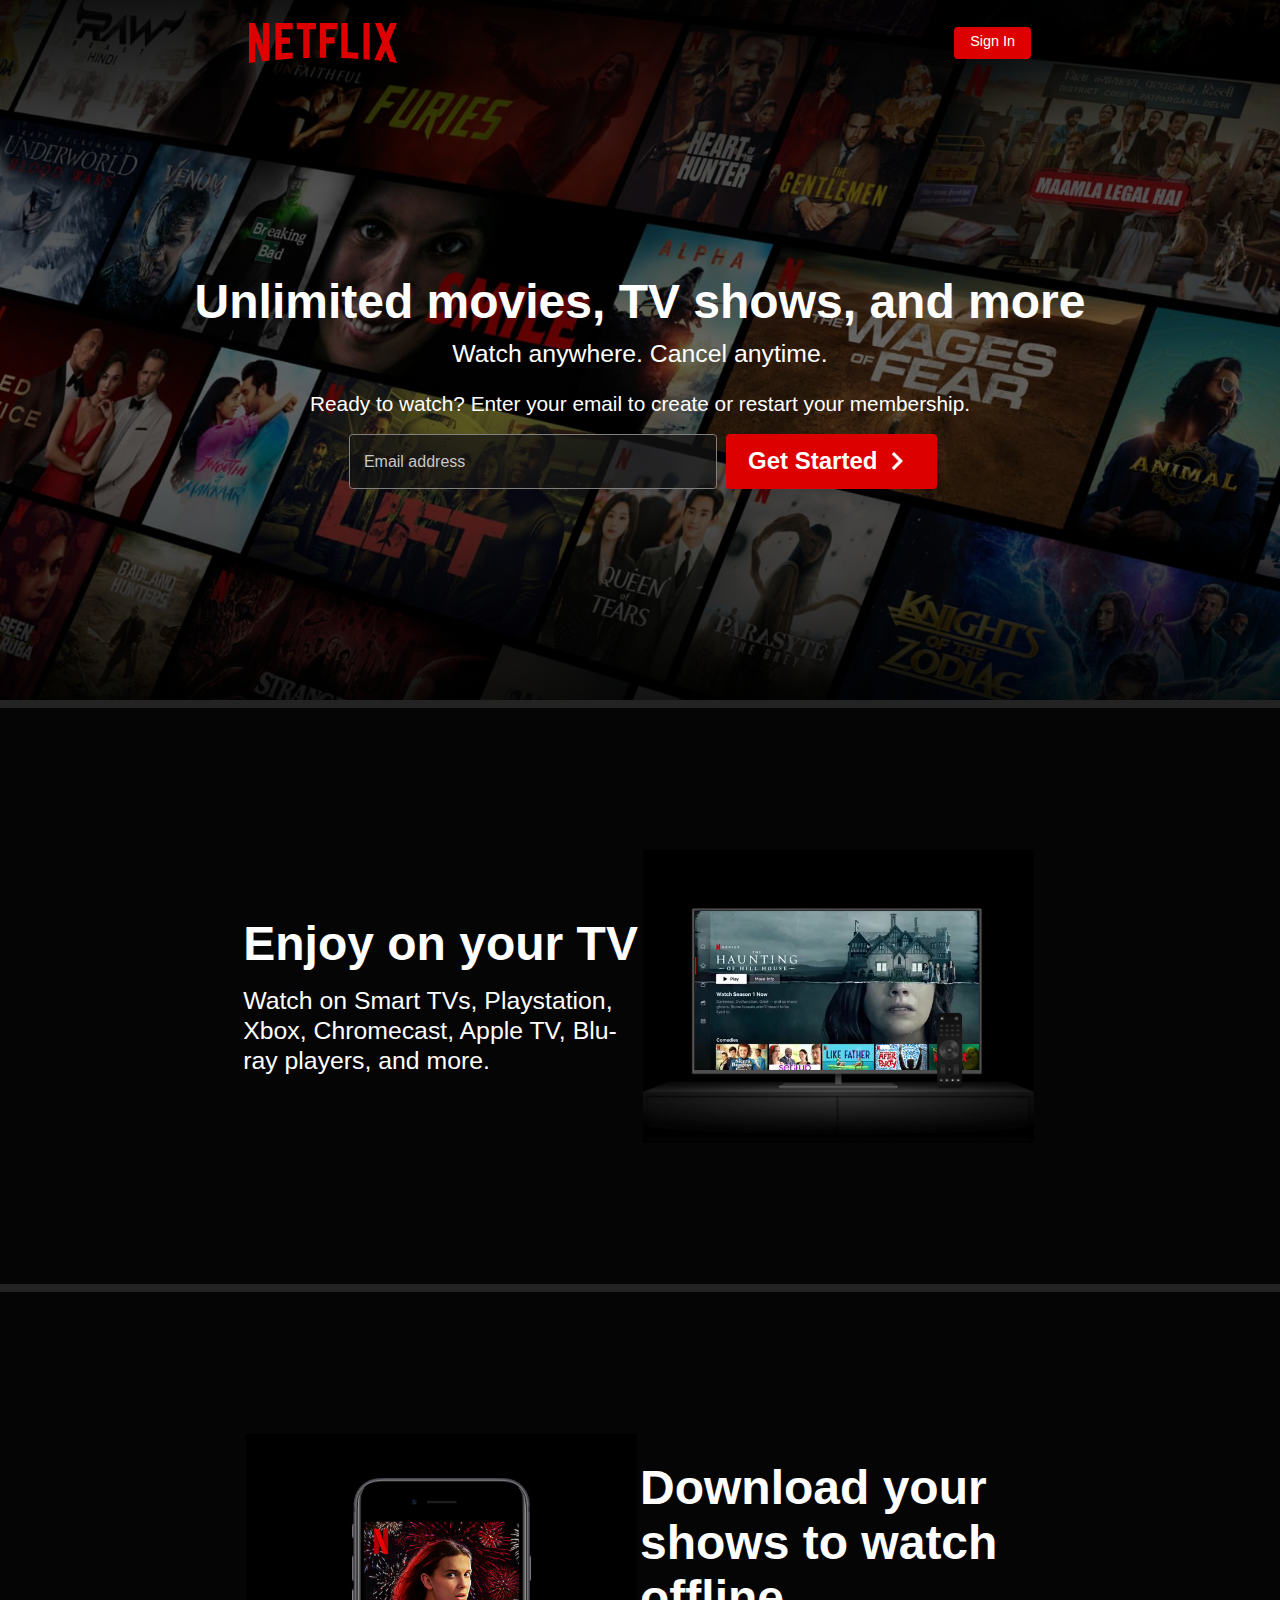
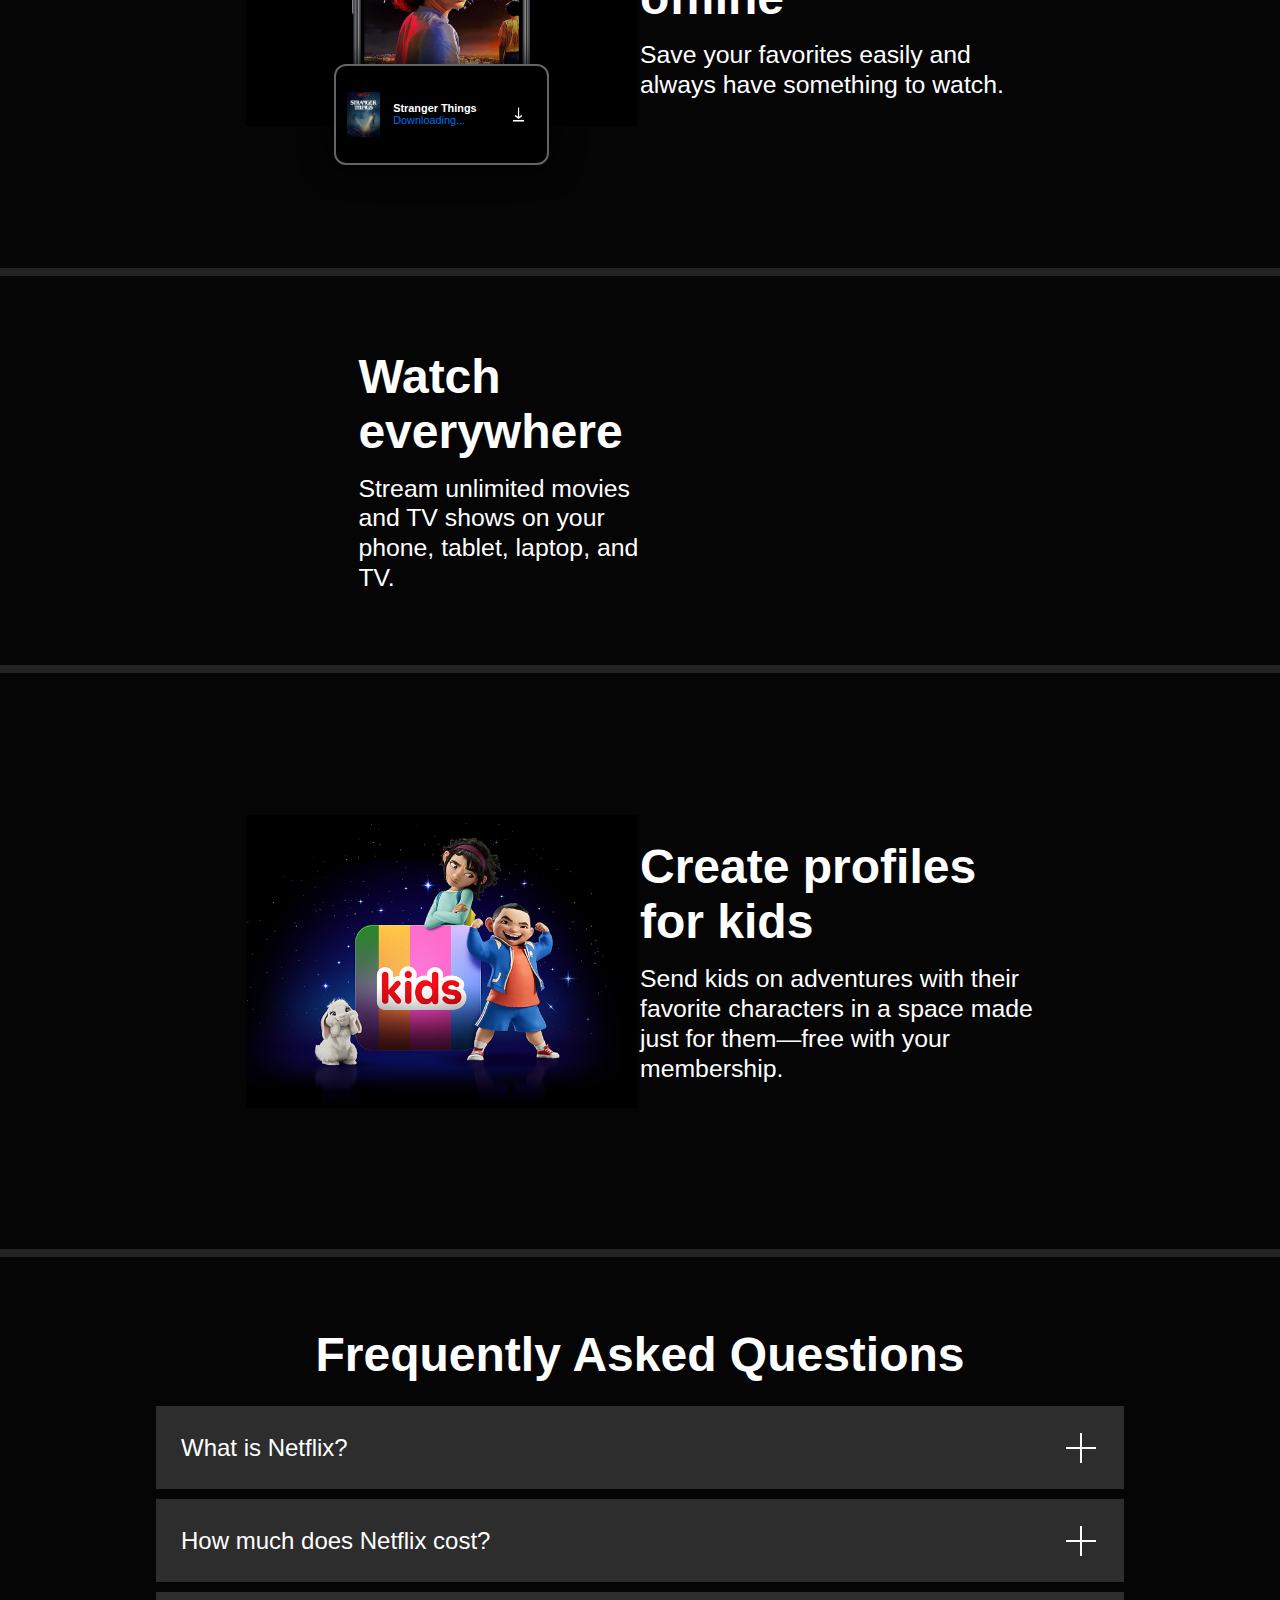
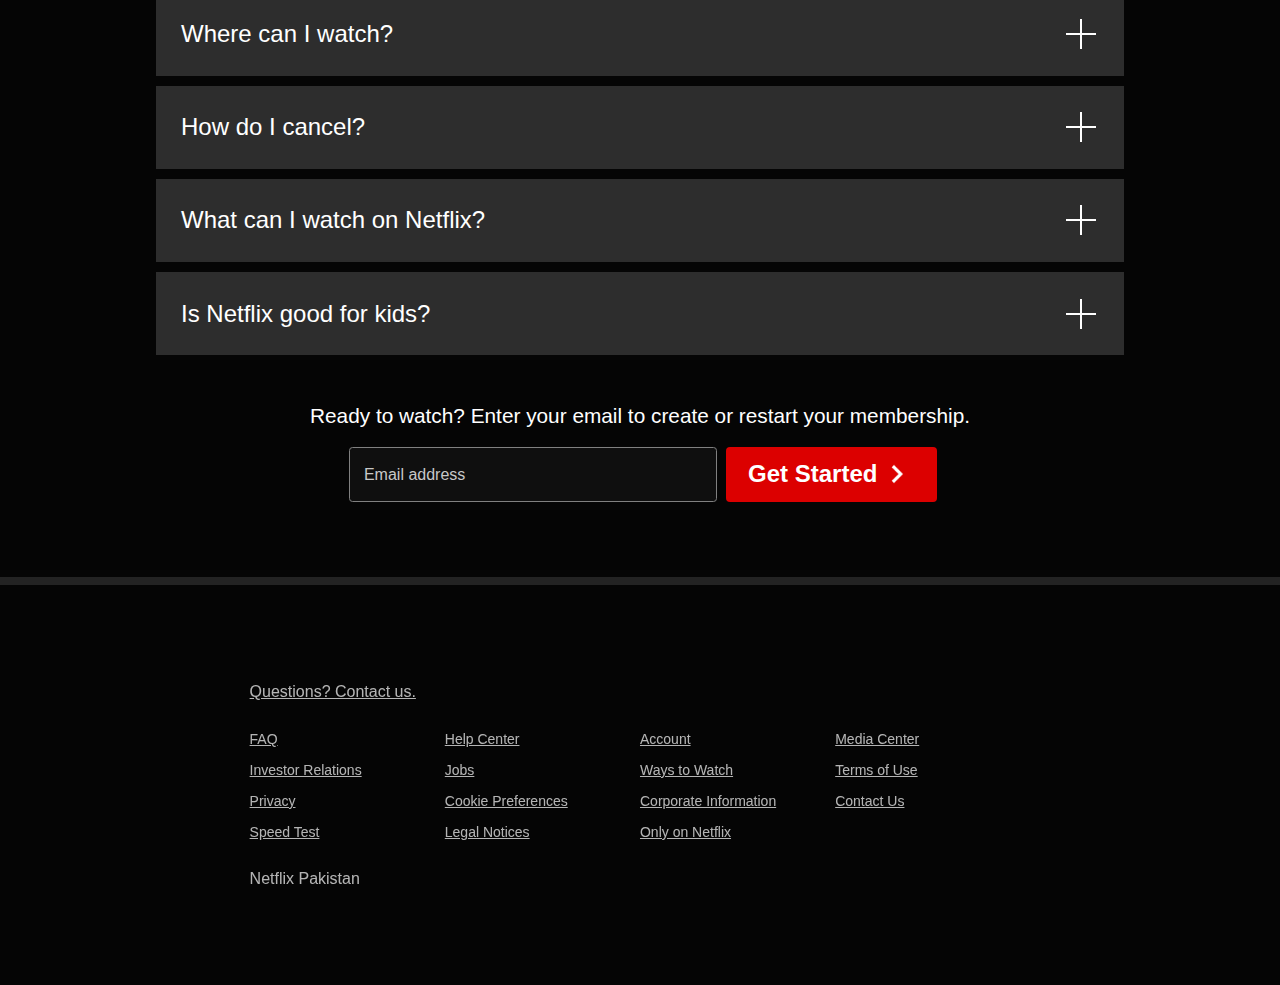
<file: Netflix Clone Website/index.html>
<!DOCTYPE html>
<html lang="en">
<head>
    <meta charset="UTF-8">
    <meta name="viewport" content="width=device-width, initial-scale=1.0">
    <title>Netflix - Watch TV Shows Online, Watch Movies Online</title>
    <link rel="stylesheet" href="style.css">
    <link rel="shortcut icon" href="assets/icons/fav-icon.ico" type="image/x-icon">
</head>
<body>
    <div id="home">
        <div class="filter"></div>
        <nav>
            <img src="assets/images/logo.svg" alt="Your internet connection is slow...">
            <button class="btn">Sign In</button>
        </nav>
        <main>
            <div class="home-container">
                <h1>Unlimited movies, TV shows, and more</h1>
                <p>Watch anywhere. Cancel anytime.</p>
                <h3>Ready to watch? Enter your email to create or restart your membership.</h3>
                <div class="home-box">
                    <label class="p" for="email">Email address</label>
                    <span class="mail-box">
                        <input type="email" name="Email" id="email">
                    </span>
                    <button class="btn">
                        <p>Get Started</p>
                        <img src="assets/icons/right-arrow-icon.png" alt="Your internet connection is slow...">
                    </button>
                </div>
            </div>
        </main>
    </div>

    <div id="separation"></div>
    
    <div id="first-container" class="container">
        <section class="text-half">
            <h2>
                Enjoy on your TV
            </h2>
            <p>
                Watch on Smart TVs, Playstation, Xbox, Chromecast, Apple TV, Blu-ray players, and more.
            </p>
        </section>
        <aside class="img-half">
            <img src="assets/images/tv.png" alt="Your internet connection is slow...">
            <video src="assets/videos/tv-video.mp4" autoplay loop></video>
        </aside>
    </div>

    <div id="separation"></div>
    
    <div id="second-container" class="container">
        <section class="img-half">
            <img src="assets/images/mobile.jpg" alt="Your internet connection is slow...">
            <div class="mobile-box">
                <div class="movie-box">
                    <img src="assets/images/boxshot.png" alt="Your internet connection is slow...">
                    <div>
                        <h4>Stranger Things</h4>
                        <p>Downloading...</p>
                    </div>
                </div>
                <img src="assets/gifs/download-icon.gif" alt="Your internet connection is slow...">
            </div>
        </section>
        <aside class="text-half">
            <h2>
                Download your shows to watch offline
            </h2>
            <p>
                Save your favorites easily and always have something to watch.
            </p> 
        </aside>
    </div>

    <div id="separation"></div>
    
    <div id="third-container" class="container">
        <section class="text-half">
            <h2>
                Watch everywhere
            </h2>
            <p>
                Stream unlimited movies and TV shows on your phone, tablet, laptop, and TV.
            </p>
        </section>
        <aside class="img-half">
        </aside>
    </div>

    <div id="separation"></div>

    <div id="fourth-container" class="container">
        <section class="img-half">
            <img src="assets/images/kids.png" alt="Your internet connection is slow...">
        </section>
        <aside class="text-half">
            <h2>
                Create profiles for kids
            </h2>
            <p>
                Send kids on adventures with their favorite characters in a space made just for them—free with your membership.
            </p>
        </aside>
    </div>

    <div id="separation"></div>

    <div id="FAQ">
        <h2>Frequently Asked Questions</h2>
        <div class="faq-box">
            <h3>What is Netflix?</h3>
            <img src="assets/icons/plus-icon.svg">
        </div>
        <div class="faq-box">
            <h3>How much does Netflix cost?</h3>
            <img src="assets/icons/plus-icon.svg">
        </div>
        <div class="faq-box">
            <h3>Where can I watch?</h3>
            <img src="assets/icons/plus-icon.svg">
        </div>
        <div class="faq-box">
            <h3>How do I cancel?</h3>
            <img src="assets/icons/plus-icon.svg">
        </div>
        <div class="faq-box">
            <h3>What can I watch on Netflix?</h3>
            <img src="assets/icons/plus-icon.svg">
        </div>
        <div class="faq-box">
            <h3>Is Netflix good for kids?</h3>
            <img src="assets/icons/plus-icon.svg">
        </div>
        <h3>Ready to watch? Enter your email to create or restart your membership.</h3>
        <div class="home-box">
            <label class="p" for="email-1">Email address</label>
            <span class="mail-box">
                <input type="email" name="Email-1" id="email-1">
            </span>
            <button class="btn">
                <p>Get Started</p>
                <img src="assets/icons/right-arrow-icon.png" alt="Your internet connection is slow...">
            </button>
        </div>
    </div>
    
    <div id="separation"></div>

    <footer>
        <div class="footer">
            <a href="https://help.netflix.com/en/contactus">Questions? Contact us.</a>
            <div class="footer-list">
                <a href="https://help.netflix.com/en/node/412">FAQ</a>
                <a href="https://help.netflix.com/en/">Help Center</a>
                <a href="https://www.netflix.com/login?nextpage=https%3A%2F%2Fwww.netflix.com%2Fyouraccount">Account</a>
                <a href="https://media.netflix.com/en/">Media Center</a>
                <a href="https://ir.netflix.net/ir-overview/profile/default.aspx">Investor Relations</a>
                <a href="https://jobs.netflix.com/">Jobs</a>
                <a href="https://help.netflix.com/en/node/14361">Ways to Watch</a>
                <a href="https://help.netflix.com/legal/termsofuse">Terms of Use</a>
                <a href="https://help.netflix.com/legal/privacy">Privacy</a>
                <a href="#">Cookie Preferences</a>
                <a href="https://help.netflix.com/en/node/134094">Corporate Information</a>
                <a href="https://help.netflix.com/en/contactus">Contact Us</a>
                <a href="https://fast.com/">Speed Test</a>
                <a href="https://help.netflix.com/legal/notices">Legal Notices</a>
                <a href="https://www.netflix.com/pk/browse/genre/839338">Only on Netflix</a>
            </div>
            <span>Netflix Pakistan</span>
        </div>
    </footer>
</body>
</html>
</file>
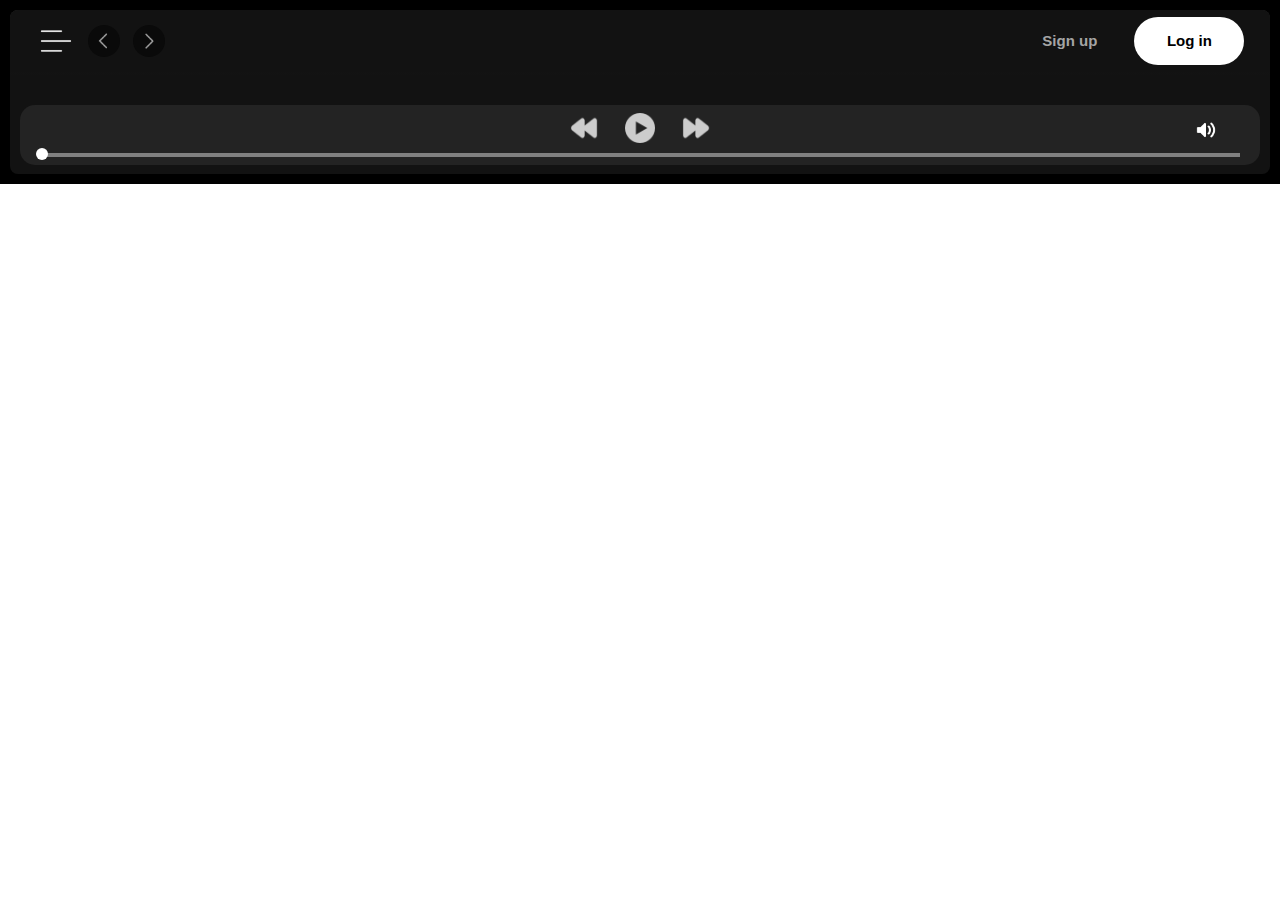
<file: Spotify Music Player Clone Website/HTML/index.html>
<!DOCTYPE html>
<html lang="en">
<head>
    <meta charset="UTF-8">
    <meta name="viewport" content="width=device-width, initial-scale=1.0">
    <title>Spotify - Web Player: Music for everyone</title>
    <link rel="stylesheet" href="../CSS/style.css">
    <link rel="stylesheet" href="../CSS/utility.css">
    <link rel="shortcut icon" href="../Assets/favicon.ico" type="image/x-icon">
</head>
<body>
    <div class="container flex bg-black">
        
        <div class="left-side">

            <div class="main bg-gray m-1 rounded f-3 f-w">

                <div class="semi-main flex justify-space-between align-center">
                    <img class="invert c-p" style="width: 80px;" src="../Assets/spotify.svg" alt="spotify">
                    <img class="close c-p" style="width: 15px;" src="../Assets/close.png" alt="close">
                </div>

                <ul class="flex column g-1">
                    <li class="flex align-center g-2 c-p"><img class="invert" src="../Assets/home.svg" alt="home">Home</li>
                    <li class="flex align-center g-2 c-p"><img class="invert" src="../Assets/search.svg" alt="search">Search</li>
                </ul>

            </div>

            <div class="library bg-gray m-1 rounded flex column justify-space-between">

                <div class="heading flex justify-space-between">

                    <button class="flex align-center g-3 c-light-white f-3 f-w c-p">
                        <img class="invert" src="../Assets/library.svg" alt="library">
                        <span>Your Library</span>
                    </button>

                    <img class="invert c-p" src="../Assets/plus.svg" alt="plus">
                    
                </div>

                <div class="song-list">
                    <ul class="flex column g-4">
                    </ul>
                </div>

                <div class="footer f-1">

                    <div class="flex g-1 m-2">
                        <a class="c-light-white t-decoration-non" href="https://www.spotify.com/jp/legal/"><span>Legal</span></a>
                        <a class="c-light-white t-decoration-non" href="https://www.spotify.com/jp/privacy/"><span>Safety & Privacy Center</span></a>
                    </div>

                    <div class="flex g-1 m-2">
                        <a class="c-light-white t-decoration-non" href="https://www.spotify.com/jp/legal/privacy-policy/"><span>Privacy Policy</span></a>
                        <a class="c-light-white t-decoration-non" href="https://www.spotify.com/jp/legal/cookies-policy/"><span>Cookies</span></a>
                        <a class="c-light-white t-decoration-non" href="https://www.spotify.com/jp/legal/privacy-policy/#s3"><span>About Ads</span></a>
                    </div>

                    <div class="flex m-2">
                        <a class="c-light-white t-decoration-non" href="https://www.spotify.com/jp/accessibility/"><span>Accessibility</span></a>
                    </div>

                    <a class="c-light-white t-decoration-non" href="https://www.spotify.com/legal/cookies-policy/" target="_blank"><span>Cookies</span></a>

                </div>

            </div>

        </div>
    
        <div class="right-side rounded flex column align-center">

            <div class="header flex justify-space-between bg-gray p-2">

                <div class="nav flex align-center g-3">
                    <img class="hamburger c-p" src="../Assets/interface.png" alt="interface">
                    <img class="left-right rounded-1 p-5 c-p" src="../Assets/left-arrow.png" alt="left-arrow">
                    <img class="left-right rounded-1 p-6 c-p" src="../Assets/right-arrow.png" alt="right-arrow">
                </div>

                <div class="buttons flex align-center g-4">
                    <button class="btn rounded-1 c-light-white bg-trans f-3 f-w c-p">Sign up</button>
                    <button class="btn rounded-1 f-3 f-w c-p">Log in</button>
                </div>

            </div>

            <div class="playlists p-3 flex column">
            </div>

            <div class="playbar flex column justify-center align-center g-4 m-1">

                <div class="song-info flex justify-space-between">

                    <div class="song-name"></div>

                    <div class="volume-time flex justify-center align-center">

                        <div class="volume flex align-center g-5">
                            <img class="c-p" src="../Assets/volume-up.png" alt="volume">
                            <input class="range c-p" type="range" name="range" id="" value="100">
                        </div>

                        <div class="song-time"></div>
                    </div>

                </div>

                <div class="song-btns flex justify-center align-center g-1">

                    <img id="previous" class="c-p" src="../Assets/previous.png" alt="previous">
                    <img id="play" class="c-p" src="../Assets/play.png" alt="play">
                    <img id="next" class="c-p" src="../Assets/next.png" alt="next">

                </div>

                <div class="seek-bar c-p">
                    <div class="circle rounded-1"></div>
                </div>

            </div>

        </div>

    </div>

    <script src="../JS/script.js"></script>
</body>
</html>
</file>
<file: Netflix Clone Website/style.css>
*{
    padding: 0;
    margin: 0;
    box-sizing: border-box;
}

:root{
    --primary-color: rgb(220, 0, 0);
    --hovered-color: rgb(190, 0, 0);
    --activated-color: rgb(160, 0, 0);
    --secondary-color: rgb(255, 255, 255);
    --primary-font:  "Helvetica Neue", "Segoe UI", Roboto, Ubuntu, sans-serif;
}

/*                                           Home                                           */

#home{
    background-image: url(assets/images/background-2.jpg);
    background-size: max(1000px, 125%);
    background-repeat: no-repeat;
    background-position: 50% 63.8%;
    height: 43.75em;
    width: 100%;
    display: flex;
    flex-direction: column;
    align-items: center;
    position: relative;
    gap: 20.85vh;
}

#home .filter{
    height: 43.75em;
    width: 100%;
    background: linear-gradient(0deg, rgba(0,0,0,1) 0%, rgba(0,0,0,0.6502976190476191) 25%, rgba(0,0,0,0.4962359943977591) 50%, rgba(0,0,0,0.6530987394957983) 75%, rgba(0,0,0,1) 100%);
    opacity: 0.9;
    position: absolute;
    top: 0;
}

#home nav{
    height: 9.6vh;
    width: 61.1vw;
    display: flex;
    justify-content: space-between;
    align-items: center;
    position: relative;
}

nav img{
    width: 148px;
    filter: invert(14%) sepia(84%) saturate(5721%) hue-rotate(5deg) brightness(83%) contrast(120%);
}

nav button{
    width: 77px;
    height: 32.4px;
    font-size: 0.9em;
    font-weight: 500;
    padding-bottom: 4px;
}

.btn{
    background-color: var(--primary-color);
    color: var(--secondary-color);
    font-family: var(--primary-font);
    border: none;
    border-radius: 4px;
}

.btn:hover{
    background-color: var(--hovered-color);
    cursor: pointer;
    transition: 0.3s;
}

.btn:active{
    background-color: var(--activated-color);
}

.home-container{
    position: relative;
    color: var(--secondary-color);
    font-family: var(--primary-font);
    display: flex;
    flex-direction: column;
    justify-content: center;
    align-items: center;
    gap: 10.5px;
}

.home-container h1{
    font-family: var(--primary-font);                      
    font-weight: 900;
    font-size: 3em;
    text-align: center;
}

.home-container p{
    font-size: 1.55em;
    font-weight: 400;
    text-align: center;
}

.home-container h3{
    font-size: 1.3em;
    font-weight: 400;
    margin-top: 13.5px;
    margin-bottom: 16px;
    text-align: center;
}

.home-box{
    display: flex;
    gap: 3.5px;
    position: relative;
}

.home-box label{
    position: absolute;
    display: flex;
    z-index: 1;
    bottom: 24px;
    font-weight: 500;
    left: 21px;
    color: rgb(200, 200, 200);
}

.home-box label:hover{
    cursor: text;
}

.mail-box{
    border-radius: 8px;
    padding: 4px;
    margin-top: -14px;
    border: 2px solid transparent;
}

.home-box > .mail-box > input[type="email"]{
    height: 3.45em;
    width: 23em;
    border: 1px solid gray;
    background-color: rgba(20, 20, 20, 0.7);
    padding: 20px 15px 0px 15px;
    color: var(--secondary-color);
    border-radius: 3.5px;
    font-size: 1em;
    font-weight: 400;
}

.home-box > .mail-box > input[type="email"]:focus{
    color: var(--secondary-color);
    padding: 20px 15px 0px 15px;
}

.home-box:focus-within > label{
    font-size: 0.8em;
    bottom: 36.5px;
}

.mail-box:focus-within{
    border: 2px solid var(--secondary-color);
}

.home-box button{
    height: 4.1em;
    width: 15.8em;
    margin-top: -8px;
    display: flex;
    justify-content: center;
    align-items: center;
}

.home-box button p{
    font-weight: 700;
    font-size: 1.8em;
}

.home-box button img{
    width: 38px;
}

/*                                        Seperation                                        */

#separation{
    background-color: rgb(35, 35, 35);
    height: 8px;
    width: 100%;
    position: relative;
    z-index: 2;
}

/*                                     First Container                                      */

.container{
    background-color: rgb(5, 5, 5);
    width: 100%;
    display: flex;
    justify-content: center;
    align-items: center;
    height: 36em;
}

.container .text-half{
    width: 31vw;
    display: flex;
    flex-direction: column;
    color: var(--secondary-color);
    font-family: var(--primary-font);
    justify-content: center;
    gap: 15px;
}

.container .text-half h2{
    font-size: 3em;
    font-weight: 800;
}

.container .text-half p{
    font-size: 1.55em;
    line-height: 1.2em;
}

.container .img-half{
    width: 31vw;
    position: relative;
    display: flex;
    justify-content: center;
    align-items: center;
}


.container .img-half img{
    position: absolute;
    width: 30.5vw;
    z-index: 1;
}

.container .img-half img{
    position: absolute;
    width: 30.5vw;
    z-index: 1;
}

.container .img-half video{
    width: 22.15vw;
    position: sticky;
    margin-right: 0.8%;
    margin-bottom: 2.86%;
}

/*                                     Second Container                                     */

#second-container .mobile-box{
    height: 11.2vh;
    width: 16.8vw;
    z-index: 1;
    position: sticky;
    margin-top: 16.8em;
    border: 2px solid rgb(100, 100, 100);
    background-color: black;
    border-radius: 12px;
    font-family: var(--primary-font);
    display: flex;
    justify-content: space-around;
    align-items: center;
    box-shadow: 0 0 2em 0 rgb(0,0,0);
}

.mobile-box .movie-box{
    display: flex;
    align-items: center;
    width: 62%;
    gap: 10%;
}

.mobile-box .movie-box img{
    position: relative;
    width: 25%;
}

.mobile-box .movie-box div{
    position: relative;
    color: var(--secondary-color);
    font-size: 0.85vw;
}

.mobile-box .movie-box div p{
    font-weight: 400;
    color: #0071eb;
}

.mobile-box img:last-child{
    position: relative;
    width: 16.5%;
}

/*                                     Third Container                                     */

#third-container{
    height: 42.5vh;
    height: 24.34em;
}

#third-container section{
    width: 22vw;
}

#third-container aside{
    width: 22vw;
}

/*                                     Fourth Container                                     */


/*                                           FAQ                                            */

#FAQ{
    background-color: rgb(5, 5, 5);
    height: 57.5em;
    font-family: var(--primary-font);
    display: flex;
    flex-direction: column;
    justify-content: center;
    align-items: center;
}

#FAQ h2{
    color: var(--secondary-color);
    font-size: 3em;
    margin-bottom: 0.4em;
    font-weight: 800;
    align-items: center;
    text-align: center;
}

#FAQ .faq-box{
    background-color: rgb(45, 45, 45);
    min-width: 60.5em;
    width: 61vw;
    height: 5.2em;
    margin: 5px;
    display: flex;
    justify-content: space-between;
    align-items: center;
    padding: 0px 25px;
}

#FAQ .faq-box:hover{
    transition: 0.3s cubic-bezier(0.5, 0, 0.1, 1);
    background-color: rgb(65, 65, 65);
}

#FAQ .faq-box h3{
    color: var(--secondary-color);
    font-size: 24px;
    font-weight: 400
}

#FAQ .faq-box img{
    color: var(--secondary-color);
    filter: invert(100%);
    height: 36px;
    width: 36px;
}

#FAQ > h3{
    color: var(--secondary-color);
    margin-top: 2.1em;
    margin-bottom: 1.3em;
    font-weight: 400;
    font-size: 1.3em;
    text-align: center;
}

/*                                          FOOTER                                          */


footer{
    background-color: rgb(5, 5, 5);
    height: 25em;
    font-family: var(--primary-font);
    display: flex;
    justify-content: center;
    align-items: center;
}

.footer{
    width: 61vw;
}

.footer > a, .footer > span, .footer-list > a{
    color: var(--secondary-color);
    opacity: 0.7;
}

.footer-list{
    display: grid;
    grid-template-columns: repeat(4, 1fr);
    gap: 15px 0px;
    margin: 30px 0px;
}

.footer-list a{
    font-size: 14px;
}

.footer-list a:active{
    color: var(--primary-color);
}

/*                                      Responsiveness                                      */

@media only screen and (max-width : 599px) {
    #home{
        background-size: 320%;
        height: 35em;
        gap: 5.85vh;
    }
    #home .filter{
        height: 35em;
    }
    #home nav{
        width: 90%;
    }
    nav img{
        width: 90px;
    }
    .home-container{
        padding: 0px 18px;
    }
    .home-container h1{
        font-weight: 700;
        font-size: 2em;
    }
    .home-container p{
        font-size: 1.2em;
        font-weight: 600;
    }
    .home-container h3{
        font-size: 1.2em;
        font-weight: 600;
    }
    .home-box{
        display: flex;
        flex-direction: column;
        align-items: center;
        position: relative;
        gap: 1em;
    }
    .home-box > .mail-box > input[type="email"]{
        height: 3.3em;
        width: 85vw;
    }
    .home-box label{
        bottom: 85px;
        left: 20px;
    }
    .home-box > .mail-box > input[type="email"]:focus{
        padding: 13px 15px 0px 15px;
    }
    .home-box:focus-within > label{
        font-size: 0.75em;
        bottom: 98px;
        left: 21px;
    }
    .home-box button{
        width: 12em;
    }
    .home-box button p{
        font-size: 1.4em;
    }
    .home-box button img{
        width: 32px;
    }
    .container{
        height: 38em;
        flex-direction: column;
        justify-content: space-around;
    }
    #third-container .text-half{
        height: 20vh;
        width: 100vw;
    }
    #third-container .img-half{
        height: 10vh;
        width: 100vw;
    }
    #second-container .mobile-box{
        height: 10vh;
        width: 50vw;
    }
    .mobile-box .movie-box div{
        font-size: 2vw;
    }
    .container .text-half{
        height: 25vh;
        width: 100vw;
        align-items: center;
        text-align: center;
    }
    .container .text-half h2{
        font-size: 2em;
    }
    .container .text-half p{
        font-size: 1.2em;
    }
    .container .img-half{
        height: 50vh;
        width: 100vw;
    }
    .container .img-half > img{
        width: 95.5vw;
    }
    .container .img-half > video{
        width: 68.85vw;
    }
    #FAQ{
        height: 55em;
    }
    #FAQ h2{
        font-size: 2em;
        font-weight: 700;
    }
    #FAQ .faq-box{
        height: 4.5em;
        min-width: 15em;
        width: 92vw;
    }
    #FAQ .faq-box h3{
        font-size: 18px;
    }
    #FAQ .faq-box img{
        height: 24px;
        width: 24px;
    }
    #FAQ > h3{
        font-size: 1.2em;
    }
    footer{
        height: 28.5em;
    }
    .footer{
        width: 92vw;
    }
    .footer-list{
        grid-template-columns: repeat(2, 1fr);
    }
}

@media only screen and (min-width : 600px) and (max-width : 959px) {
    #home{
        background-size: 200%;
        height: 33em;
        gap: 11.5vh;
    }
    #home .filter{
        height: 33em;
    }
    #home nav{
        width: 90%;
    }
    nav img{
        width: 90px;
    }
    .home-container{
        width: 85vw;
    }
    .home-container h1{
        font-weight: 700;
        font-size: 2em;
    }
    .home-container p{
        font-size: 1.2em;
        font-weight: 600;
    }
    .home-container h3{
        font-size: 1.2em;
        font-weight: 600;
    }
    .home-box{
        display: flex;
        position: relative;
    }
    .home-box > .mail-box > input[type="email"]{
        height: 3.3em;
        width: 40vw;
    }
    .home-box label{
        position: absolute;
        bottom: 22px;
        left: 1.7em;
    }
    .home-box button{
        height: 4em;
    }
    .container{
        height: 45em;
        flex-direction: column;
        gap: 20px;
    }
    #third-container .text-half{
        height: 10vh;
        width: 100vw;
    }
    #third-container .img-half{
        height: 10vh;
        width: 100vw;
    }
    #second-container .mobile-box{
        height: 15vh;
        width: 50vw;
    }
    .mobile-box .movie-box div{
        font-size: 1.8vw;
    }
    .container .text-half{
        height: 10vh;
        width: 100vw;
        align-items: center;
        text-align: center;
    }
    .container .text-half h2{
        font-size: 2em;
    }
    .container .text-half p{
        font-size: 1.2em;
    }
    .container .img-half{
        height: 65vh;
        width: 100vw;
    }
    .container .img-half > img{
        width: 36.5em;
    }
    .container .img-half > video{
        width: 26.3em;
    }
    #FAQ{
        height: 52em;
    }
    #FAQ h2{
        font-size: 2em;
        font-weight: 700;
    }
    #FAQ .faq-box{
        height: 4.5em;
        min-width: 20em;
        width: 93.3vw;
    }
    #FAQ .faq-box h3{
        font-size: 18px;
    }
    #FAQ .faq-box img{
        height: 24px;
        width: 24px;
    }
    #FAQ > h3{
        font-size: 1.2em;
    }
    footer{
        height: 28.5em;
    }
    .footer{
        width: 93vw;
    }
    .footer-list{
        grid-template-columns: repeat(2, 1fr);
    }
}

@media only screen and (min-width : 960px) and (max-width : 1279px) {
    #home{
        background-size: 150%;
        gap: 12.5em;
    }
    .home-box label{
        bottom: 24px;
    }
    #home nav{
        width: 90%;
    }
    .container{
        height: 42.8em;
        padding: 2em;
        align-items: center;
    }
    #third-container{
        height: 60vh;
    }
    #third-container .text-half{
        width: 32vw;
    }
    #third-container .img-half{
        width: 32vw;
    }
    #second-container .mobile-box{
        height: 15vh;
        width: 28vw;
    }
    .mobile-box .movie-box div{
        font-size: 1.2vw;
    }
    .container .text-half{
        width: 50vw;
    }
    .container .img-half{
        width: 50vw;
    }
    .container .img-half > img{
        width: 46vw;
    }
    .container .img-half > video{
        width: 33.15vw;
    }
    #FAQ .faq-box{
        min-width: 50em;
        width: 94vw;
    }
    .footer{
        width: 93vw;
    }
}
</file>
<file: Spotify Music Player Clone Website/CSS/style.css>
*{
    box-sizing: border-box;
    padding: 0;
    margin: 0;
}

body{
    color: white;
    font-family: sans-serif;
}

.left-side{
    width: 19.3vw;
}

.main{
    height: 20.6vh;
    padding: 18px 22px;
}

.semi-main{
    margin-bottom: 22px;
}

.close{
    display: none;
}

.main ul li{
    list-style: none;
    width: 24px;
}

.library{
    min-height: calc(100vh - 20.6vh - 1.8em);
    padding: 18px 22px;
}

.library > .heading button{
    background-color: transparent;
    border: none;
    width: 150px;
}

.library > .heading > button > img{
    width: 24px;
}

.library > .heading > img{
    width: 16px;
}

.song-list{
    height: 38vh;
    overflow: auto;
    padding-right: 5px;
}
    
.song-list ul li{
    list-style: decimal;
    padding: 5px 10px;
}

.song-list ul li img{
    width: 20px;
}

.info div{
    word-break: break-all;
}

.right-side{
    position: relative;
    max-height: calc(100vh - 1.2em);
    overflow: auto;
    width: 80.8vw;
    margin: 0.6em 0.6em 0.6em 0em;
    background: linear-gradient(0deg, rgba(18,18,18,1) 0%, rgba(18,18,18,1) 20%, rgba(18,18,18,1) 40%, rgba(18,18,18,1) 60%, rgba(26,26,26,1) 80%, rgba(42,42,42,1) 100%);
}

/* For Webkit browsers (e.g., Chrome, Safari) */
::-webkit-scrollbar {
    width: 12px;
    }
  
::-webkit-scrollbar-thumb{
    background-color: #333; /* Dark color for the thumb */
    border-radius: 5px;
}
  
::-webkit-scrollbar-track{
    background-color: rgb(18,18,18); /* Dark color for the track */
}

.header{
    height: 62px;
    width: 100%;
    position: sticky;
    top: 0;
    z-index: 1;
}

.hamburger{
    width: 40px;
    display: none;
}

.left-right{
    background-color: #0a0a0a;
    width: 32px;
}

.btn{
    background-color: white;
    border: none;
    height: 48px;
    width: 110px;
}
    
.btn:hover{
    font-size: 16px;
    height: 50px;
    width: 115px;
}

.playlists{
    width: 100%;
}

.cards-container{
    flex-wrap: wrap;
}

.card{
    transition: all 0.8s ease;
    width: 239px;
    position: relative;
}

.card:hover{
    background-color: #1a1a1a;
}

.card:hover .play{
    bottom: 95px;
    opacity: 1;
}

.card > img{
    width: 100%;
    object-fit: contain;
}

.play{
    width: 50px;
    height: 50px;
    background-color: #1ED760;
    border-radius: 50%;
    position: absolute;
    bottom: 85px;
    right: 18px;
    opacity: 0;
    transition: all 0.2s ease-out;
}

.play img{
    width: 45px;
}

.card p{
    line-height: 20px;
    width: 180px;
}

.playbar{
    position: sticky;
    bottom: 0;
    background-color: rgb(35, 35, 35);
    width: calc(100% - 20px);
    padding: 8px;
    border-radius: 15px;
}

.song-btns img{
    width: 30px;
    filter: invert(80%);
}

.song-info{
    width: 96%;
    position: absolute;
    top: 14.5px;
}

.song-name{
    height: 20px;
    width: 400px;
    overflow: hidden;
}

.volume-time{
    gap: 1.2em;
}

.volume img{
    width: 20px;
}

.range{
    -webkit-appearance: none;
    display: none;
    width: 80px;
    height: 1px;
    border: 2px solid gray;
}

.volume:hover .range{
    display: block;
}

.range::-webkit-slider-thumb{
    -webkit-appearance: none;
    width: 12px;
    height: 12px;
    border-radius: 50%;
    background: rgb(255, 255, 255);
}

.seek-bar{
    height: 1px;
    width: 98%;
    border: 2px solid gray;
    position: relative;
}

.circle{
    height: 12px;
    width: 12px;
    background-color: rgb(255, 255, 255);
    position: absolute;
    transition: left 0.5s ;
    left: -0.5%;
    top: -6.5px;
}

@media only screen and (max-width: 1535px){
    .left-side{
        background-color: black;
        position: absolute;
        left: -120%;
        z-index: 3;
        width: 300px;
        transition: all 0.6s ease-in-out;
    }

    .close{
        display: block;
    }
    
    .right-side{
        width: 100vw;
        margin: 0.6em;
    }

    .hamburger{
        display: block;
    }
}

@media only screen and (max-width: 1100px){
    .song-name{
        width: 280px;
    }
}

@media only screen and (max-width: 800px){
    .btn:hover{
        height: 48px;
        width: 110px;
    }

    .cards-container{
        gap: 10px;
    }
    
    .play{
        bottom: 75px;
        opacity: 1;
    }

    .card{
        background-color: #1a1a1a;
        width: 260px;
    }

    .song-name{
        width: 150px;
    }

    .volume-time{
        position: relative;
        top: -10px;
        flex-direction: column;
        gap: 3px;
    }

    .volume img{
        width: 18px;
    }

    .volume input[type="range"]{
        display: block;
    }
}

@media only screen and (max-width: 584px){
    .main{
        padding: 10px 14px;
    }

    .main ul li{
        gap: 8px;
    }

    .semi-main{
        margin-bottom: 8px;
    }

    .main ul{
        gap: 0.5em;
    }

    .library{
        padding: 10px 14px;
    }
    
    .btn{
        background-color: white;
        border: none;
        height: 35px;
        width: 75px;
    }

    .btn:hover{
        height: 35px;
        width: 75px;
    }

    .cards-container{
        justify-content: center;
    }

    .card{
        width: 300px;
    }

    .playlist{
        align-items: center;
    }
    
    .song-btns img{
        width: 20px;
    }
    
    .song-info{
        top: 12.4px;
    }

    .song-name{
        font-size: 10px;
        height: 12px;
        width: 85px;
    }
        
    .song-time{
        font-size: 10px; 
    }

    
    .volume img{
        width: 15px;
    }

    .volume input{
        width: 60px;
    }

    .volume input[type="range"]{
        display: block;
    }
}
</file>
<file: Spotify Music Player Clone Website/CSS/utility.css>
.border{
    border: 2px solid rgb(165, 165, 165);
}

.flex{
    display: flex;
}

.grid{
    display: grid;
}

.column{
    flex-direction: column;
}

.justify-center{
    justify-content: center;
}

.justify-space-between{
    justify-content: space-between;
}

.align-center{
    align-items: center;
}

.bg-trans{
    background-color: transparent;
}

.bg-black{
    background-color: #000;
}

.bg-gray{
    background-color: #121212;
}

.bg-light-gray{
    background-color: #2a2a2a;
}

.c-light-white{
    color: rgb(165, 165, 165);
}

.t-decoration-non{
    text-decoration: none;
}

.invert{
    filter: invert(100%);
}

.m-1{
    margin: 0.6em;
}

.m-2{
    margin: 1.3em 0em;
}

.m-3{
    margin: 1em 0.5em 0.5em 0.5em;
}

.m-4{
    margin: 0.8em 0em 0.5em 0em;
}

.g-1{
    gap: 1.6em;
}

.g-2{
    gap: 1.4em;
}

.g-3{
    gap: 0.8em;
}

.g-4{
    gap: 0.6em;
}

.g-5{
    gap: 0.2em;
}

.p-1{
    padding: 18px 22px;
}

.p-2{
    padding: 26px;
}

.p-3{
    padding: 12px;
}

.p-4{
    padding: 5px;
}

.p-5{
    padding: 5px 5px 4px 4px;
}

.p-6{
    padding: 5px 4px 4px 5px;
}

.f-1{
    font-size: 11px;
}

.f-2{
    font-size: 13px;
}

.f-3{
    font-size: 15px;
}

.f-4{
    font-size: 24px;
}

.f-5{
    font-size: 8px;
}

.f-w{
    font-weight: 700;
}

.rounded{
    border-radius: 8px;
}

.rounded-1{
    border-radius: 50px;
}

.over-none{
    height: 13px;
    overflow: hidden;
}

.c-p{
    cursor: pointer;
}
</file>
